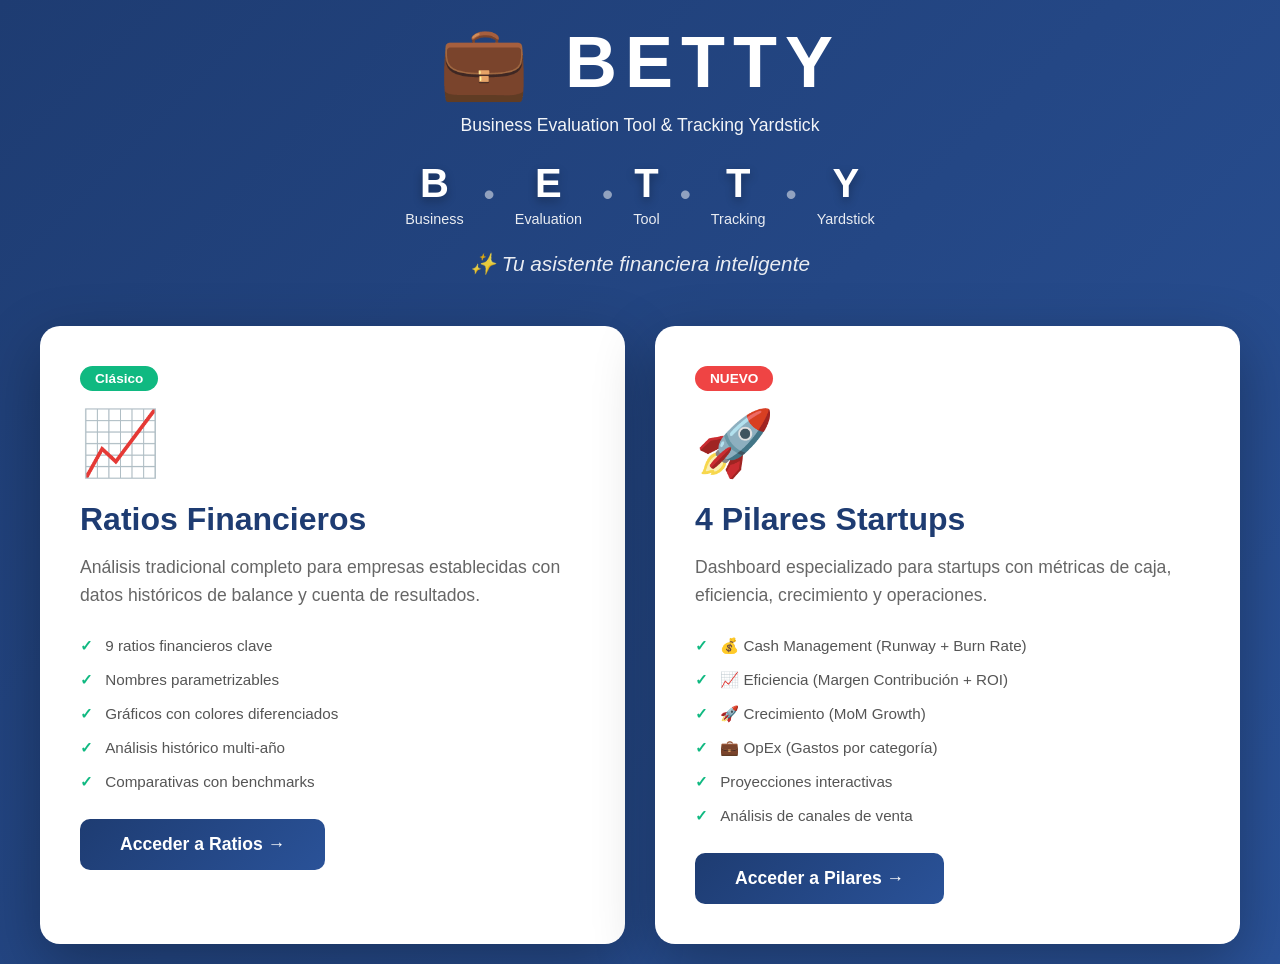
<file: templates/index.html>
<!DOCTYPE html>
<html lang="es">
<head>
    <meta charset="UTF-8">
    <meta name="viewport" content="width=device-width, initial-scale=1.0">
    <title>BETTY - Business Evaluation Tool & Tracking Yardstick</title>
    <style>
        * {
            margin: 0;
            padding: 0;
            box-sizing: border-box;
        }

        body {
            font-family: -apple-system, BlinkMacSystemFont, 'Segoe UI', Roboto, Oxygen, Ubuntu, Cantarell, sans-serif;
            background: linear-gradient(135deg, #1e3c72 0%, #2a5298 100%);
            min-height: 100vh;
            display: flex;
            align-items: center;
            justify-content: center;
            padding: 20px;
        }

        .container {
            max-width: 1200px;
            width: 100%;
        }

        .header {
            text-align: center;
            color: white;
            margin-bottom: 50px;
        }

        .header h1 {
            font-size: 4.5em;
            margin-bottom: 10px;
            font-weight: 700;
            letter-spacing: 8px;
        }

        .header .subtitle {
            font-size: 1.1em;
            opacity: 0.95;
            margin-bottom: 25px;
            font-weight: 500;
        }

        .betty-meaning {
            display: flex;
            justify-content: center;
            align-items: center;
            gap: 15px;
            margin: 25px 0;
            flex-wrap: wrap;
        }

        .betty-letter {
            display: flex;
            flex-direction: column;
            align-items: center;
            gap: 5px;
        }

        .betty-letter .letter {
            font-size: 2.5em;
            font-weight: 700;
            color: #fff;
            text-shadow: 0 4px 10px rgba(0, 0, 0, 0.3);
        }

        .betty-letter .word {
            font-size: 0.9em;
            opacity: 0.9;
            font-weight: 500;
        }

        .betty-separator {
            font-size: 2em;
            opacity: 0.5;
            margin: 0 5px;
        }

        .tagline {
            font-size: 1.2em;
            opacity: 0.95;
            font-style: italic;
            margin-top: 15px;
        }

        .header p {
            font-size: 1.3em;
            opacity: 0.9;
        }

        .mode-selector {
            display: grid;
            grid-template-columns: repeat(auto-fit, minmax(450px, 1fr));
            gap: 30px;
            margin-top: 40px;
        }

        .mode-card {
            background: white;
            border-radius: 20px;
            padding: 40px;
            box-shadow: 0 20px 60px rgba(0, 0, 0, 0.3);
            transition: all 0.3s ease;
            cursor: pointer;
            text-decoration: none;
            color: inherit;
            display: block;
        }

        .mode-card:hover {
            transform: translateY(-10px);
            box-shadow: 0 30px 80px rgba(0, 0, 0, 0.4);
        }

        .mode-icon {
            font-size: 4em;
            margin-bottom: 20px;
        }

        .mode-card h2 {
            color: #1e3c72;
            font-size: 2em;
            margin-bottom: 15px;
        }

        .mode-card p {
            color: #666;
            font-size: 1.1em;
            line-height: 1.6;
            margin-bottom: 20px;
        }

        .mode-features {
            list-style: none;
            padding: 0;
            margin-top: 20px;
        }

        .mode-features li {
            padding: 8px 0;
            color: #555;
            font-size: 0.95em;
        }

        .mode-features li:before {
            content: "✓ ";
            color: #10b981;
            font-weight: bold;
            margin-right: 8px;
        }

        .mode-button {
            display: inline-block;
            background: linear-gradient(135deg, #1e3c72 0%, #2a5298 100%);
            color: white;
            padding: 15px 40px;
            border-radius: 10px;
            font-size: 1.1em;
            font-weight: 600;
            margin-top: 20px;
            transition: all 0.3s ease;
        }

        .mode-card:hover .mode-button {
            background: linear-gradient(135deg, #2a5298 0%, #3b6fc5 100%);
            transform: scale(1.05);
        }

        .badge {
            display: inline-block;
            background: #10b981;
            color: white;
            padding: 5px 15px;
            border-radius: 20px;
            font-size: 0.85em;
            font-weight: 600;
            margin-bottom: 15px;
        }

        .badge.new {
            background: #ef4444;
        }

        @media (max-width: 768px) {
            .header h1 {
                font-size: 3em;
                letter-spacing: 5px;
            }

            .header .subtitle {
                font-size: 0.85em;
            }

            .betty-meaning {
                gap: 10px;
            }

            .betty-letter .letter {
                font-size: 2em;
            }

            .betty-letter .word {
                font-size: 0.75em;
            }

            .betty-separator {
                font-size: 1.5em;
            }

            .tagline {
                font-size: 1em;
            }

            .mode-selector {
                grid-template-columns: 1fr;
            }

            .mode-card {
                padding: 30px;
            }
        }
    </style>
</head>
<body>
    <div class="container">
        <div class="header">
            <h1>💼 BETTY</h1>
            <p class="subtitle">Business Evaluation Tool & Tracking Yardstick</p>

            <div class="betty-meaning">
                <div class="betty-letter">
                    <div class="letter">B</div>
                    <div class="word">Business</div>
                </div>
                <span class="betty-separator">•</span>
                <div class="betty-letter">
                    <div class="letter">E</div>
                    <div class="word">Evaluation</div>
                </div>
                <span class="betty-separator">•</span>
                <div class="betty-letter">
                    <div class="letter">T</div>
                    <div class="word">Tool</div>
                </div>
                <span class="betty-separator">•</span>
                <div class="betty-letter">
                    <div class="letter">T</div>
                    <div class="word">Tracking</div>
                </div>
                <span class="betty-separator">•</span>
                <div class="betty-letter">
                    <div class="letter">Y</div>
                    <div class="word">Yardstick</div>
                </div>
            </div>
            
            <p class="tagline">✨ Tu asistente financiera inteligente</p>
        </div>

        <div class="mode-selector">
            <!-- Modo Ratios Tradicionales -->
            <a href="/ratios" class="mode-card">
                <span class="badge">Clásico</span>
                <div class="mode-icon">📈</div>
                <h2>Ratios Financieros</h2>
                <p>Análisis tradicional completo para empresas establecidas con datos históricos de balance y cuenta de resultados.</p>
                
                <ul class="mode-features">
                    <li>9 ratios financieros clave</li>
                    <li>Nombres parametrizables</li>
                    <li>Gráficos con colores diferenciados</li>
                    <li>Análisis histórico multi-año</li>
                    <li>Comparativas con benchmarks</li>
                </ul>

                <div class="mode-button">Acceder a Ratios →</div>
            </a>

            <!-- Modo 4 Pilares Startups -->
            <a href="/pilares" class="mode-card">
                <span class="badge new">NUEVO</span>
                <div class="mode-icon">🚀</div>
                <h2>4 Pilares Startups</h2>
                <p>Dashboard especializado para startups con métricas de caja, eficiencia, crecimiento y operaciones.</p>
                
                <ul class="mode-features">
                    <li>💰 Cash Management (Runway + Burn Rate)</li>
                    <li>📈 Eficiencia (Margen Contribución + ROI)</li>
                    <li>🚀 Crecimiento (MoM Growth)</li>
                    <li>💼 OpEx (Gastos por categoría)</li>
                    <li>Proyecciones interactivas</li>
                    <li>Análisis de canales de venta</li>
                </ul>

                <div class="mode-button">Acceder a Pilares →</div>
            </a>
        </div>
    </div>
</body>
</html>
</file>
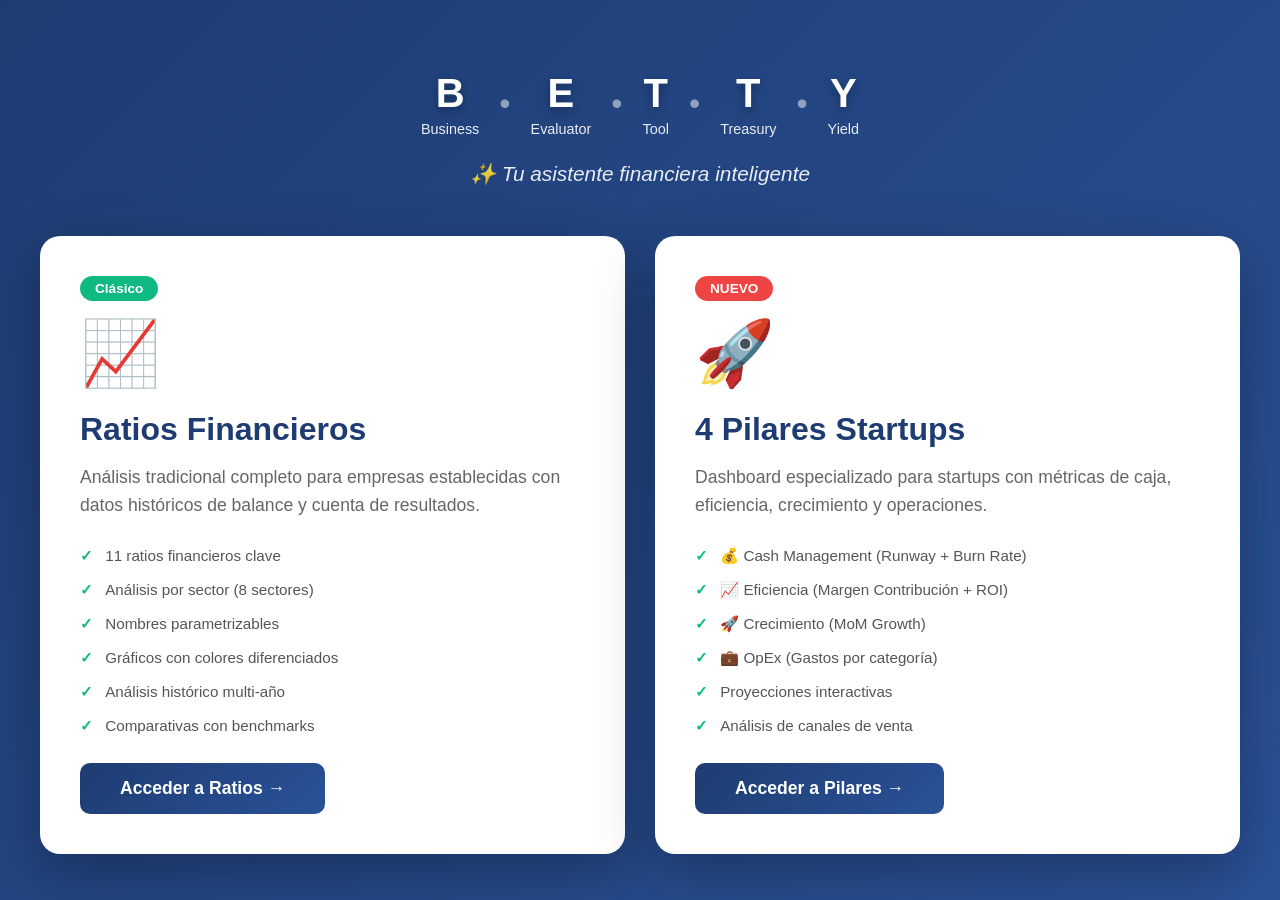
<file: analisis_financiero_app_v2/templates/index.html>
<!DOCTYPE html>
<html lang="es">
<head>
    <meta charset="UTF-8">
    <meta name="viewport" content="width=device-width, initial-scale=1.0">
    <title>BETTY - Business Evaluator Tool & Treasury Yield</title>
    <style>
        * {
            margin: 0;
            padding: 0;
            box-sizing: border-box;
        }

        body {
            font-family: -apple-system, BlinkMacSystemFont, 'Segoe UI', Roboto, Oxygen, Ubuntu, Cantarell, sans-serif;
            background: linear-gradient(135deg, #1e3c72 0%, #2a5298 100%);
            min-height: 100vh;
            display: flex;
            align-items: center;
            justify-content: center;
            padding: 20px;
        }

        .container {
            max-width: 1200px;
            width: 100%;
        }

        .header {
            text-align: center;
            color: white;
            margin-bottom: 50px;
        }

        .header h1 {
            font-size: 4.5em;
            margin-bottom: 10px;
            font-weight: 700;
            letter-spacing: 8px;
        }

        .header .subtitle {
            font-size: 1.1em;
            opacity: 0.95;
            margin-bottom: 25px;
            font-weight: 500;
        }

        .betty-meaning {
            display: flex;
            justify-content: center;
            align-items: center;
            gap: 15px;
            margin: 25px 0;
            flex-wrap: wrap;
        }

        .betty-letter {
            display: flex;
            flex-direction: column;
            align-items: center;
            gap: 5px;
        }

        .betty-letter .letter {
            font-size: 2.5em;
            font-weight: 700;
            color: #fff;
            text-shadow: 0 4px 10px rgba(0, 0, 0, 0.3);
        }

        .betty-letter .word {
            font-size: 0.9em;
            opacity: 0.9;
            font-weight: 500;
        }

        .betty-separator {
            font-size: 2em;
            opacity: 0.5;
            margin: 0 5px;
        }

        .tagline {
            font-size: 1.2em;
            opacity: 0.95;
            font-style: italic;
            margin-top: 15px;
        }

        .header p {
            font-size: 1.3em;
            opacity: 0.9;
        }

        .mode-selector {
            display: grid;
            grid-template-columns: repeat(auto-fit, minmax(450px, 1fr));
            gap: 30px;
            margin-top: 40px;
        }

        .mode-card {
            background: white;
            border-radius: 20px;
            padding: 40px;
            box-shadow: 0 20px 60px rgba(0, 0, 0, 0.3);
            transition: all 0.3s ease;
            cursor: pointer;
            text-decoration: none;
            color: inherit;
            display: block;
        }

        .mode-card:hover {
            transform: translateY(-10px);
            box-shadow: 0 30px 80px rgba(0, 0, 0, 0.4);
        }

        .mode-icon {
            font-size: 4em;
            margin-bottom: 20px;
        }

        .mode-card h2 {
            color: #1e3c72;
            font-size: 2em;
            margin-bottom: 15px;
        }

        .mode-card p {
            color: #666;
            font-size: 1.1em;
            line-height: 1.6;
            margin-bottom: 20px;
        }

        .mode-features {
            list-style: none;
            padding: 0;
            margin-top: 20px;
        }

        .mode-features li {
            padding: 8px 0;
            color: #555;
            font-size: 0.95em;
        }

        .mode-features li:before {
            content: "✓ ";
            color: #10b981;
            font-weight: bold;
            margin-right: 8px;
        }

        .mode-button {
            display: inline-block;
            background: linear-gradient(135deg, #1e3c72 0%, #2a5298 100%);
            color: white;
            padding: 15px 40px;
            border-radius: 10px;
            font-size: 1.1em;
            font-weight: 600;
            margin-top: 20px;
            transition: all 0.3s ease;
        }

        .mode-card:hover .mode-button {
            background: linear-gradient(135deg, #2a5298 0%, #3b6fc5 100%);
            transform: scale(1.05);
        }

        .badge {
            display: inline-block;
            background: #10b981;
            color: white;
            padding: 5px 15px;
            border-radius: 20px;
            font-size: 0.85em;
            font-weight: 600;
            margin-bottom: 15px;
        }

        .badge.new {
            background: #ef4444;
        }

        @media (max-width: 768px) {
            .header h1 {
                font-size: 3em;
                letter-spacing: 5px;
            }

            .header .subtitle {
                font-size: 0.85em;
            }

            .betty-meaning {
                gap: 10px;
            }

            .betty-letter .letter {
                font-size: 2em;
            }

            .betty-letter .word {
                font-size: 0.75em;
            }

            .betty-separator {
                font-size: 1.5em;
            }

            .tagline {
                font-size: 1em;
            }

            .mode-selector {
                grid-template-columns: 1fr;
            }

            .mode-card {
                padding: 30px;
            }
        }
    </style>
</head>
<body>
    <div class="container">
        <div class="header">  
            <div class="betty-meaning">
                <div class="betty-letter">
                    <div class="letter">B</div>
                    <div class="word">Business</div>
                </div>
                <span class="betty-separator">•</span>
                <div class="betty-letter">
                    <div class="letter">E</div>
                    <div class="word">Evaluator</div>
                </div>
                <span class="betty-separator">•</span>
                <div class="betty-letter">
                    <div class="letter">T</div>
                    <div class="word">Tool</div>
                </div>
                <span class="betty-separator">•</span>
                <div class="betty-letter">
                    <div class="letter">T</div>
                    <div class="word">Treasury</div>
                </div>
                <span class="betty-separator">•</span>
                <div class="betty-letter">
                    <div class="letter">Y</div>
                    <div class="word">Yield</div>
                </div>
            </div>
            
            <p class="tagline">✨ Tu asistente financiera inteligente</p>
        </div>

        <div class="mode-selector">
            <!-- Modo Ratios Tradicionales -->
            <a href="/ratios" class="mode-card">
                <span class="badge">Clásico</span>
                <div class="mode-icon">📈</div>
                <h2>Ratios Financieros</h2>
                <p>Análisis tradicional completo para empresas establecidas con datos históricos de balance y cuenta de resultados.</p>
                
                <ul class="mode-features">
                    <li>11 ratios financieros clave</li>
                    <li>Análisis por sector (8 sectores)</li>
                    <li>Nombres parametrizables</li>
                    <li>Gráficos con colores diferenciados</li>
                    <li>Análisis histórico multi-año</li>
                    <li>Comparativas con benchmarks</li>
                </ul>

                <div class="mode-button">Acceder a Ratios →</div>
            </a>

            <!-- Modo 4 Pilares Startups -->
            <a href="/pilares" class="mode-card">
                <span class="badge new">NUEVO</span>
                <div class="mode-icon">🚀</div>
                <h2>4 Pilares Startups</h2>
                <p>Dashboard especializado para startups con métricas de caja, eficiencia, crecimiento y operaciones.</p>
                
                <ul class="mode-features">
                    <li>💰 Cash Management (Runway + Burn Rate)</li>
                    <li>📈 Eficiencia (Margen Contribución + ROI)</li>
                    <li>🚀 Crecimiento (MoM Growth)</li>
                    <li>💼 OpEx (Gastos por categoría)</li>
                    <li>Proyecciones interactivas</li>
                    <li>Análisis de canales de venta</li>
                </ul>

                <div class="mode-button">Acceder a Pilares →</div>
            </a>
        </div>
    </div>
</body>
</html>
</file>
